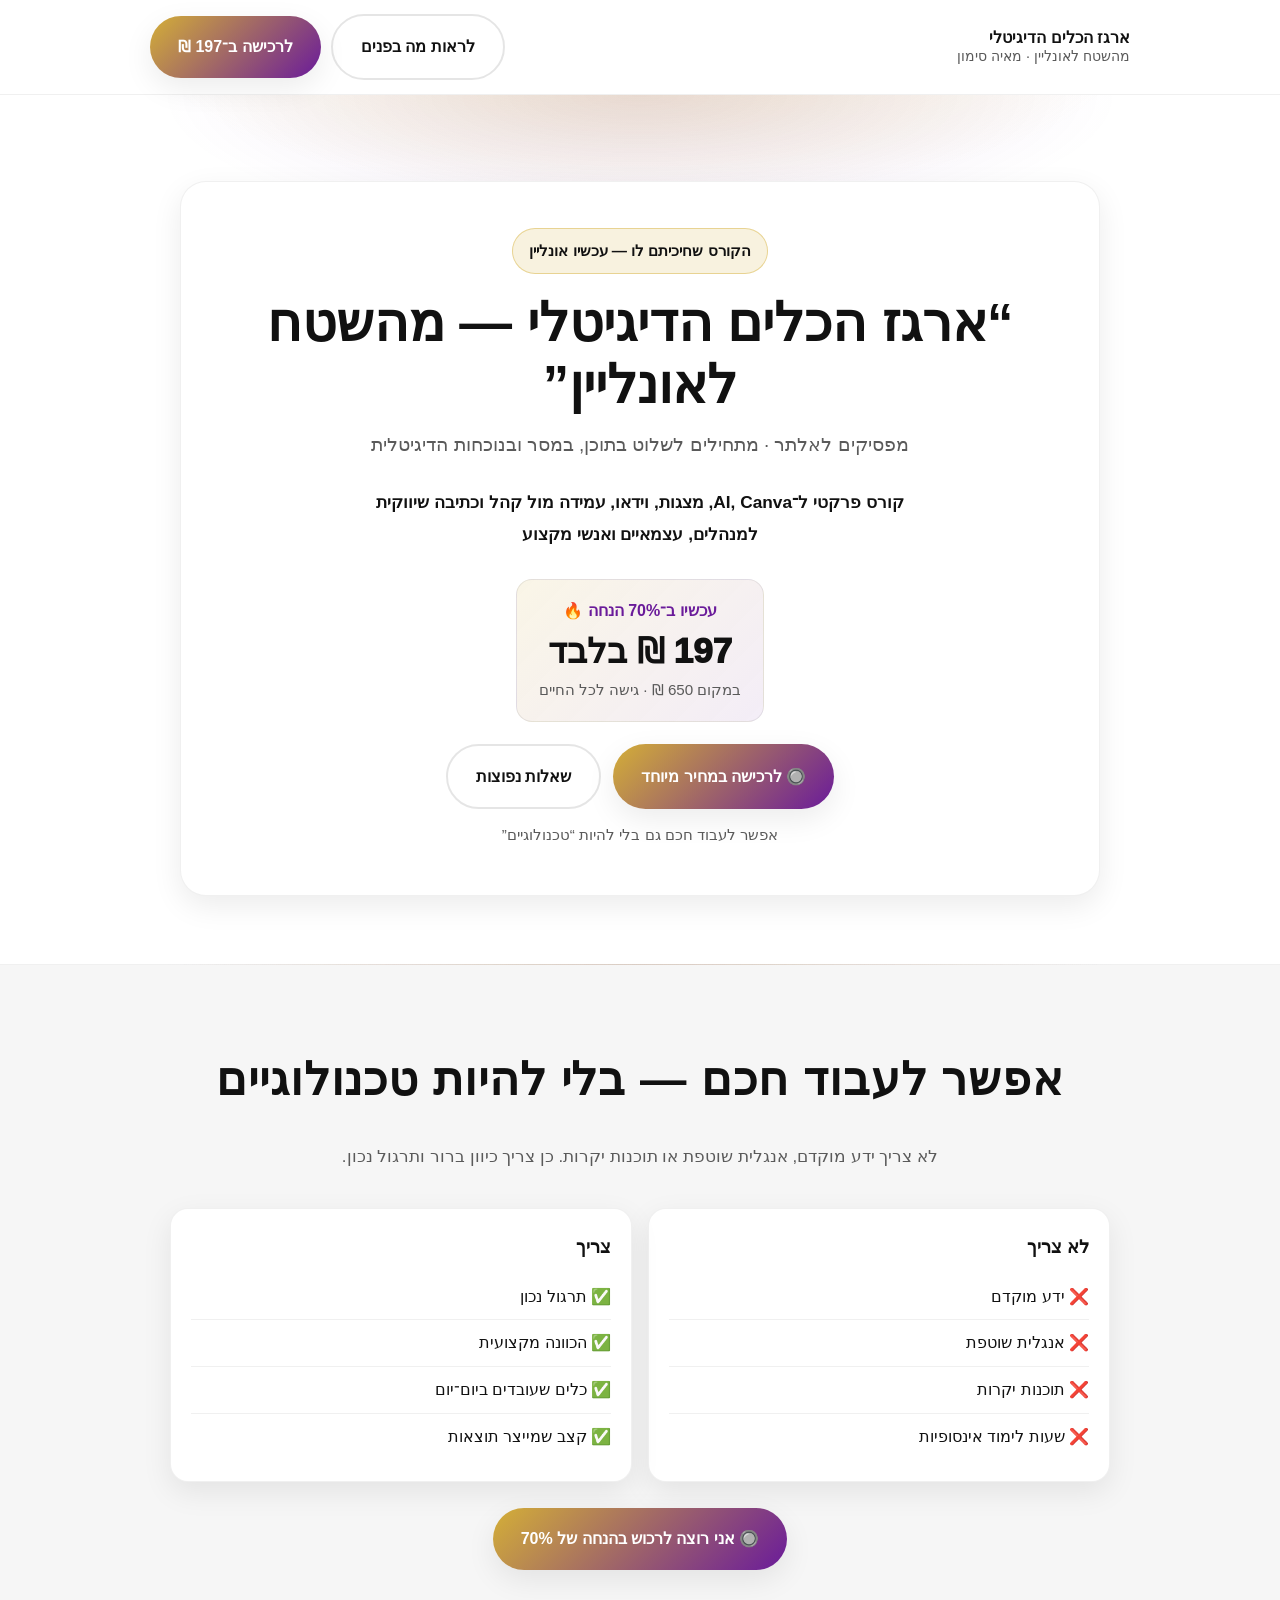
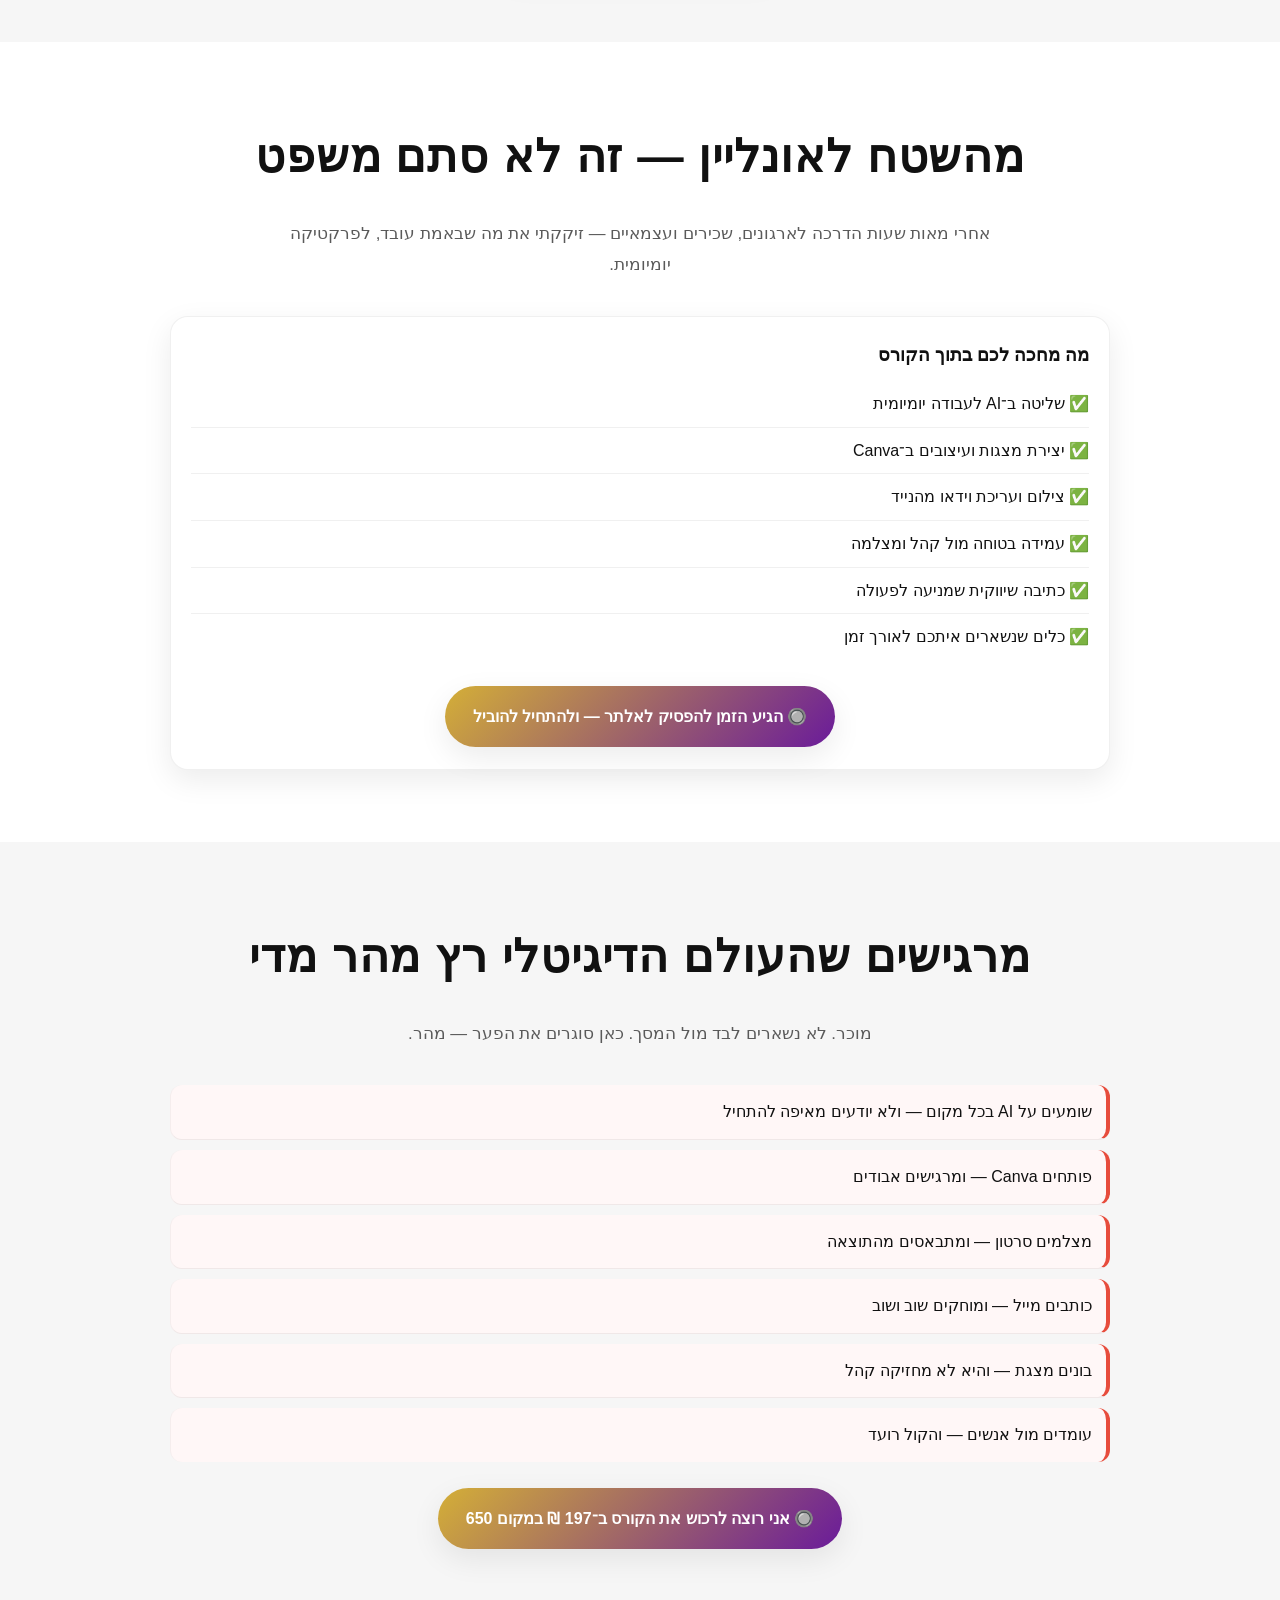
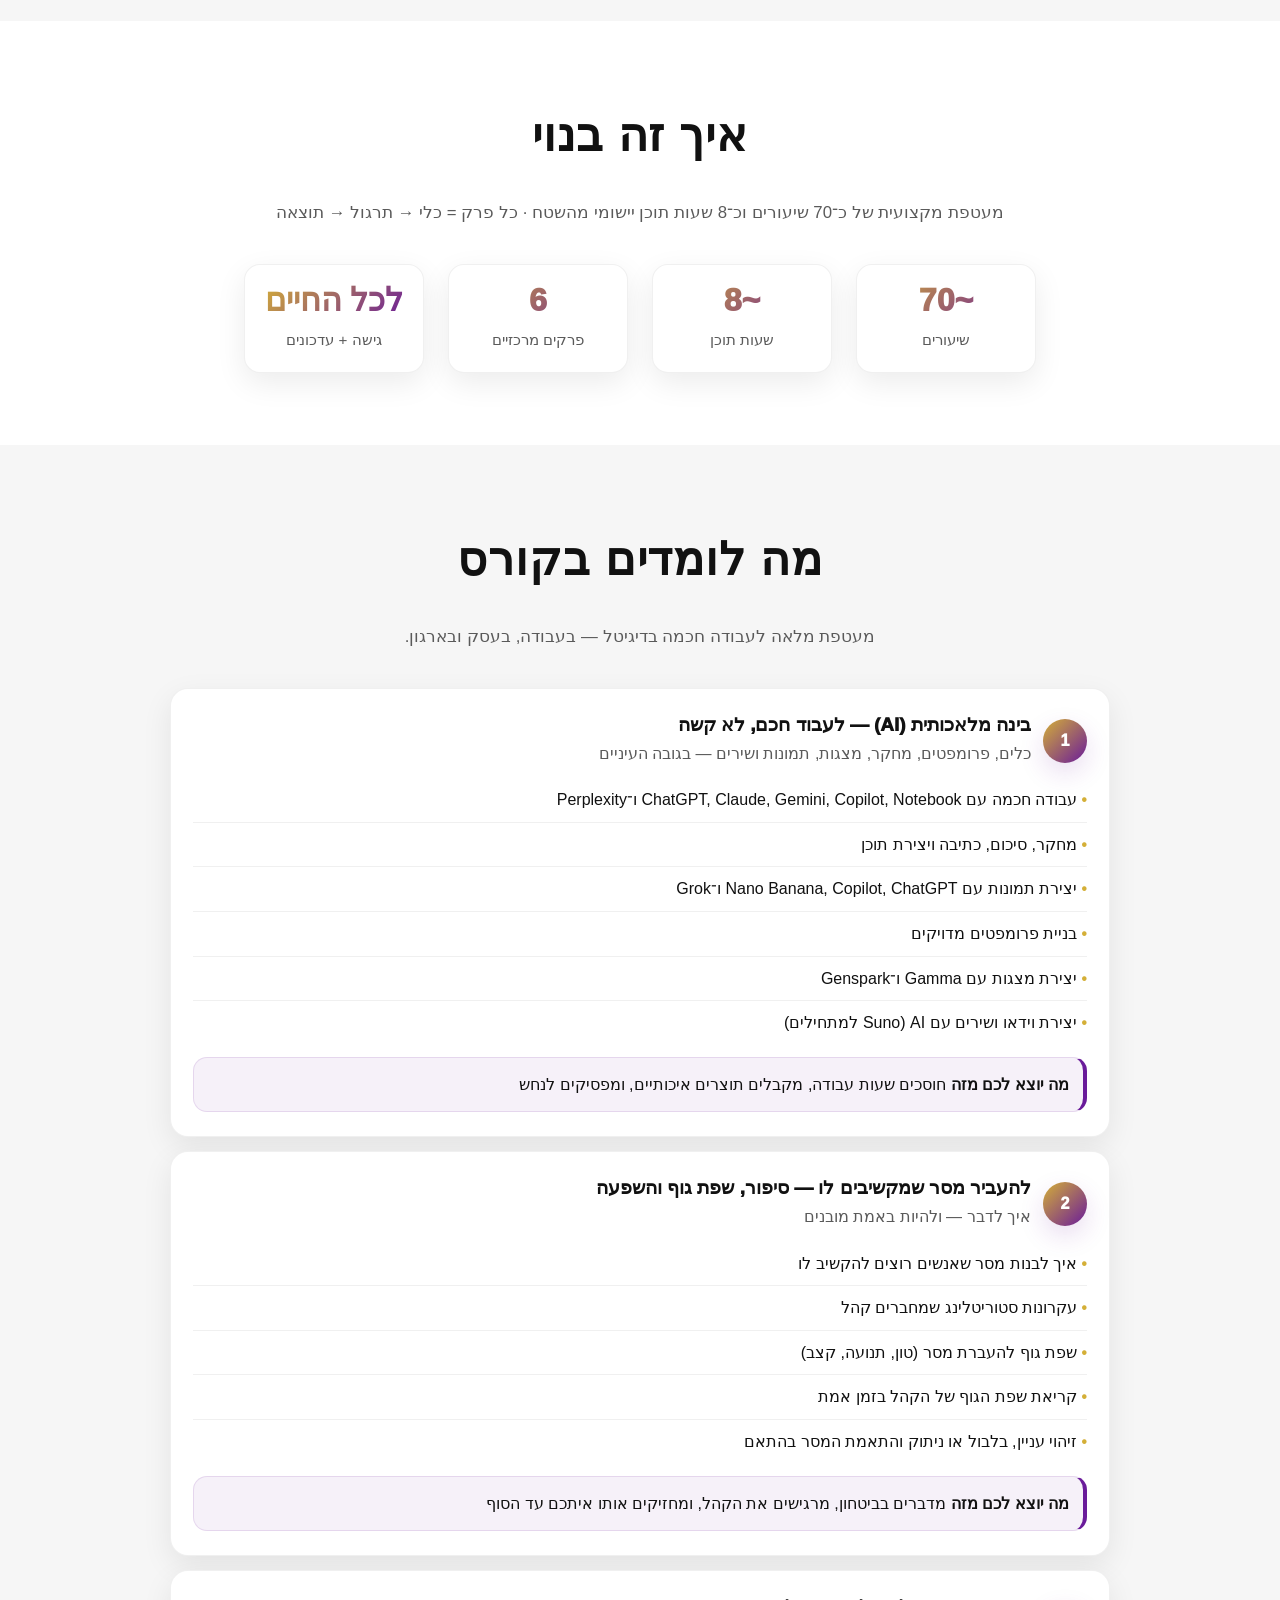
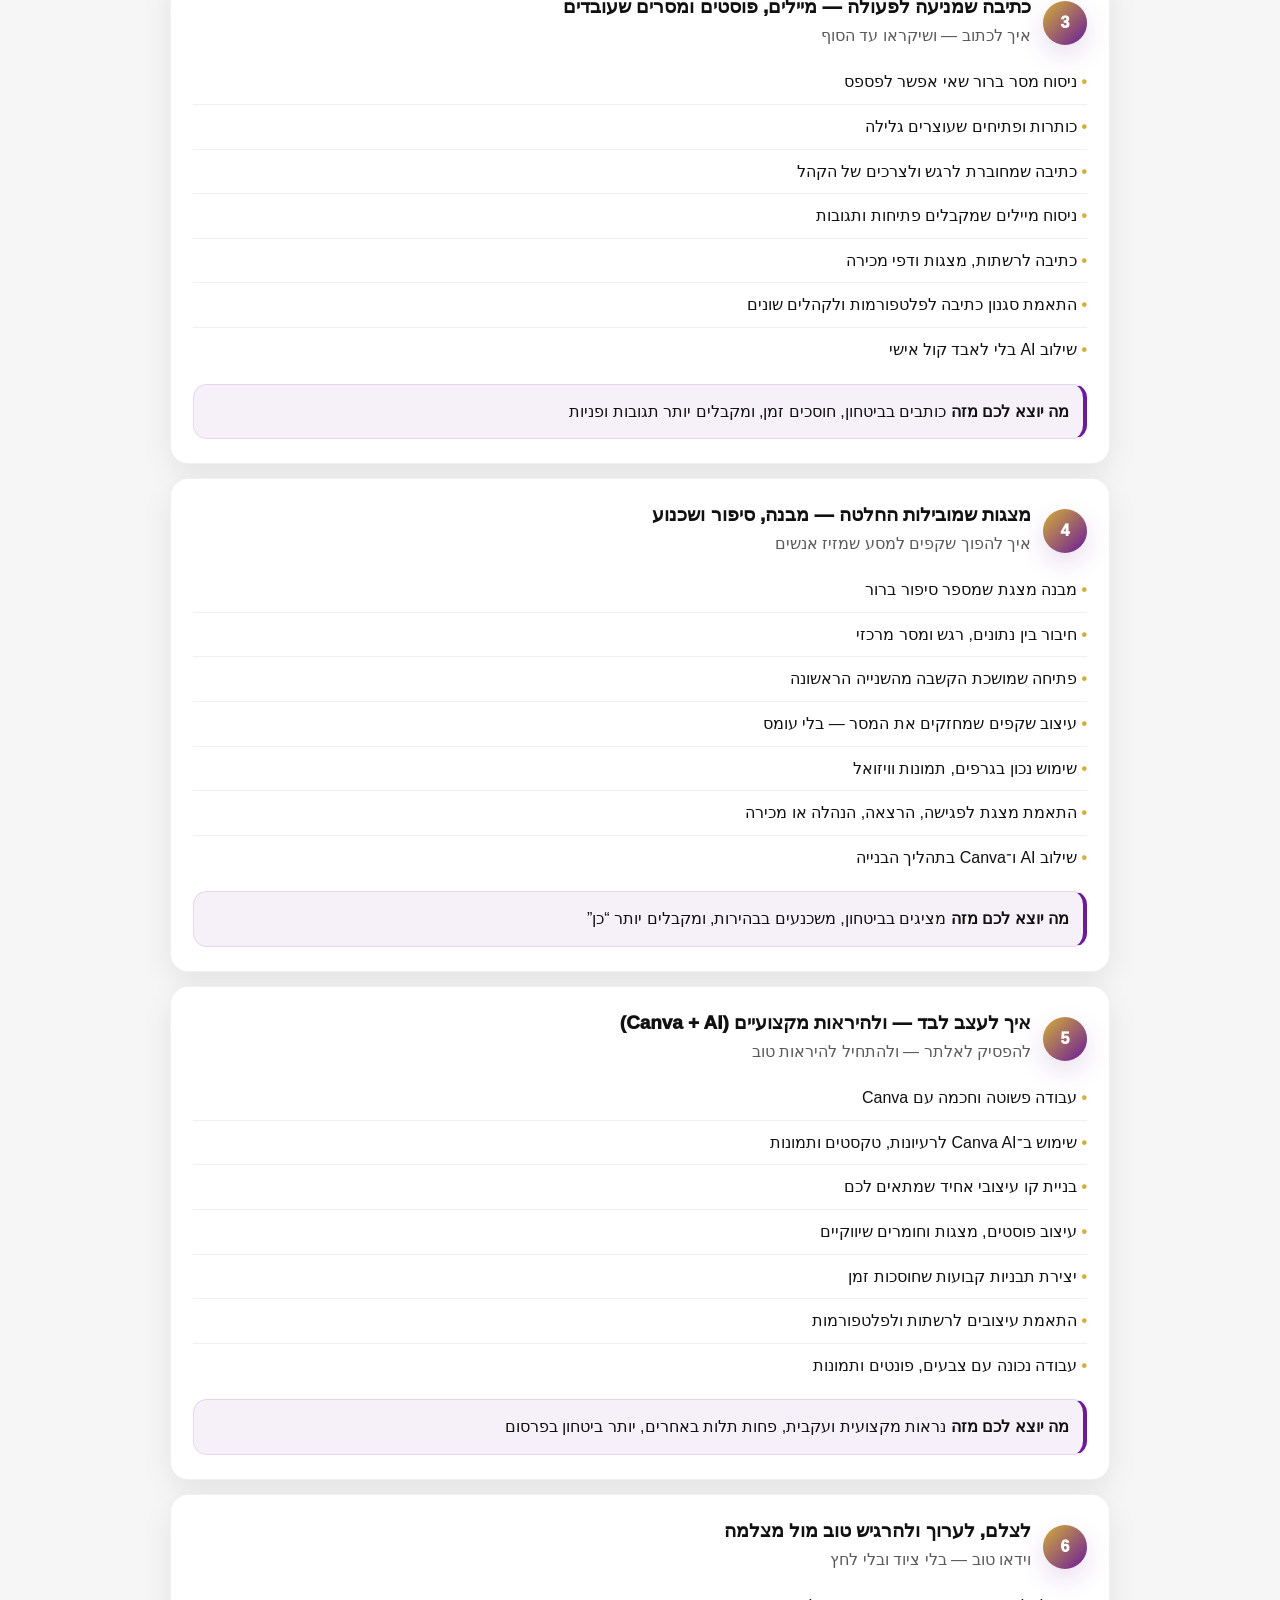
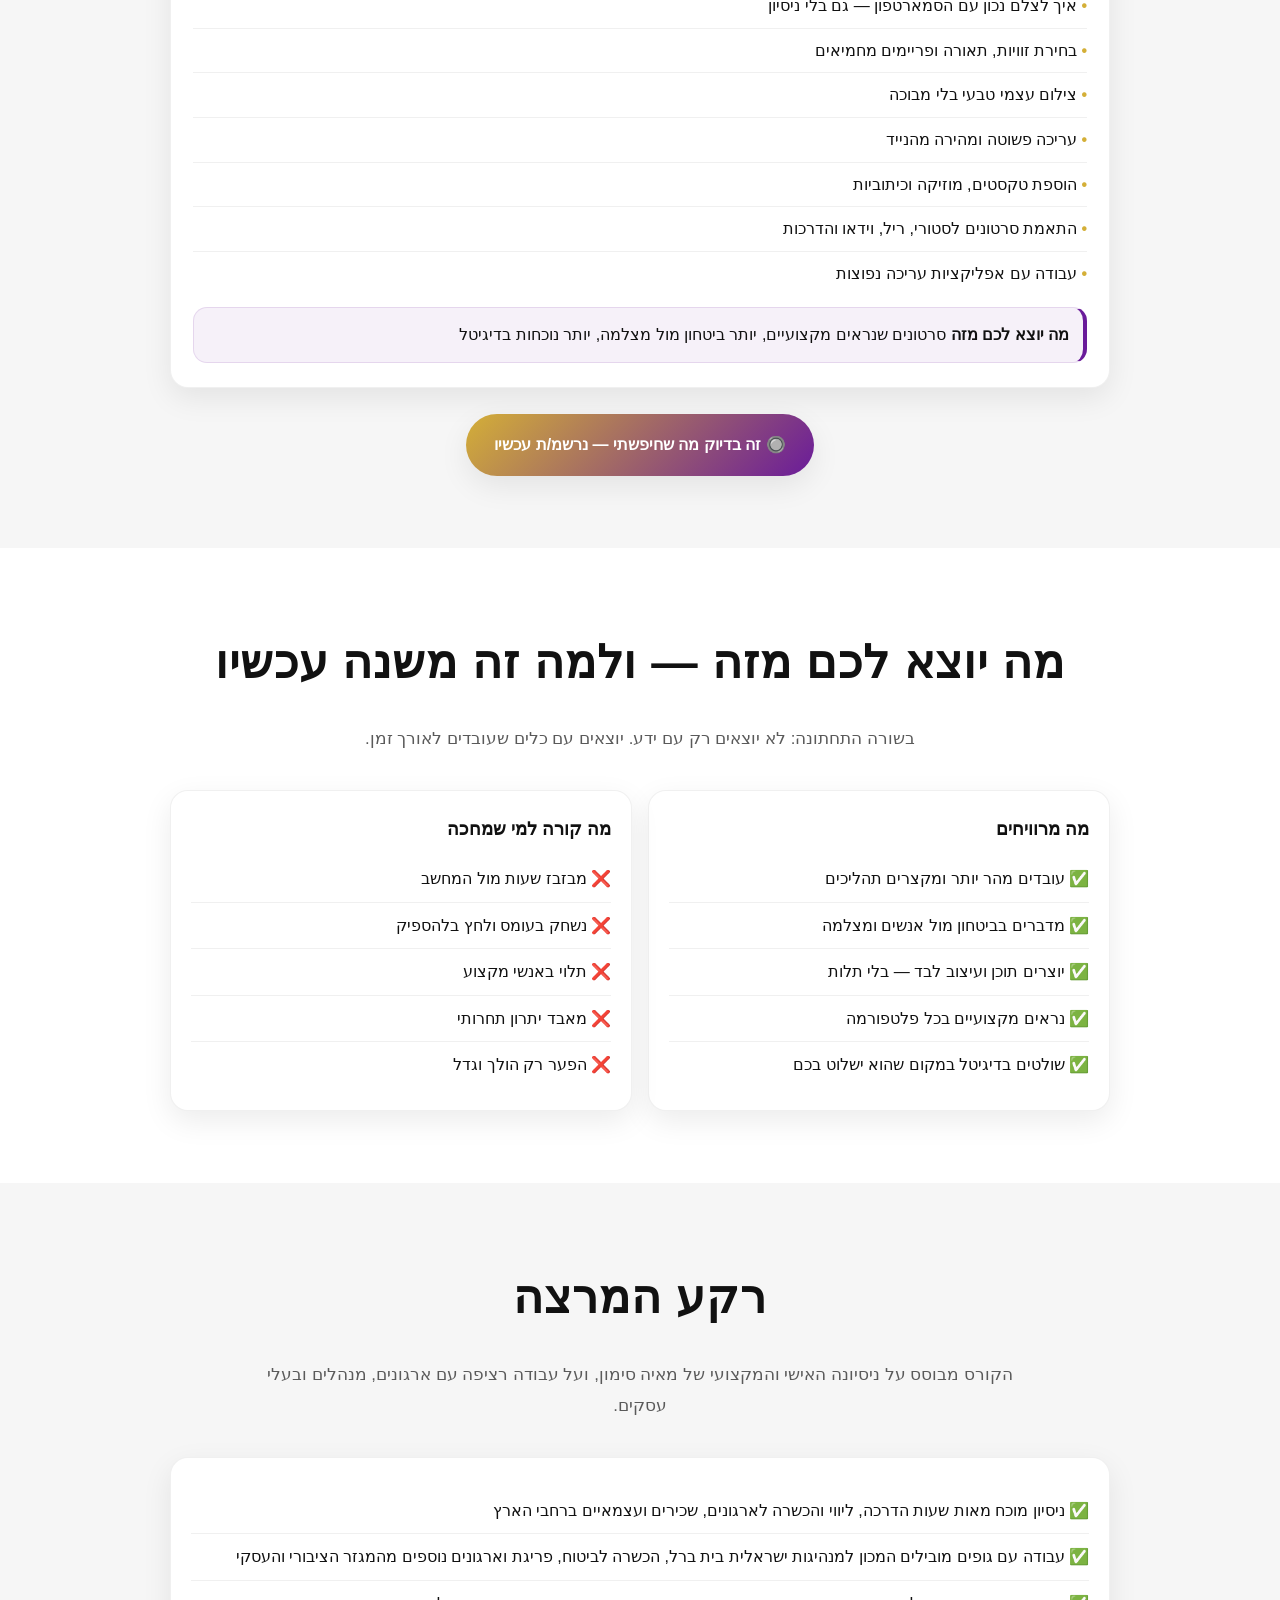
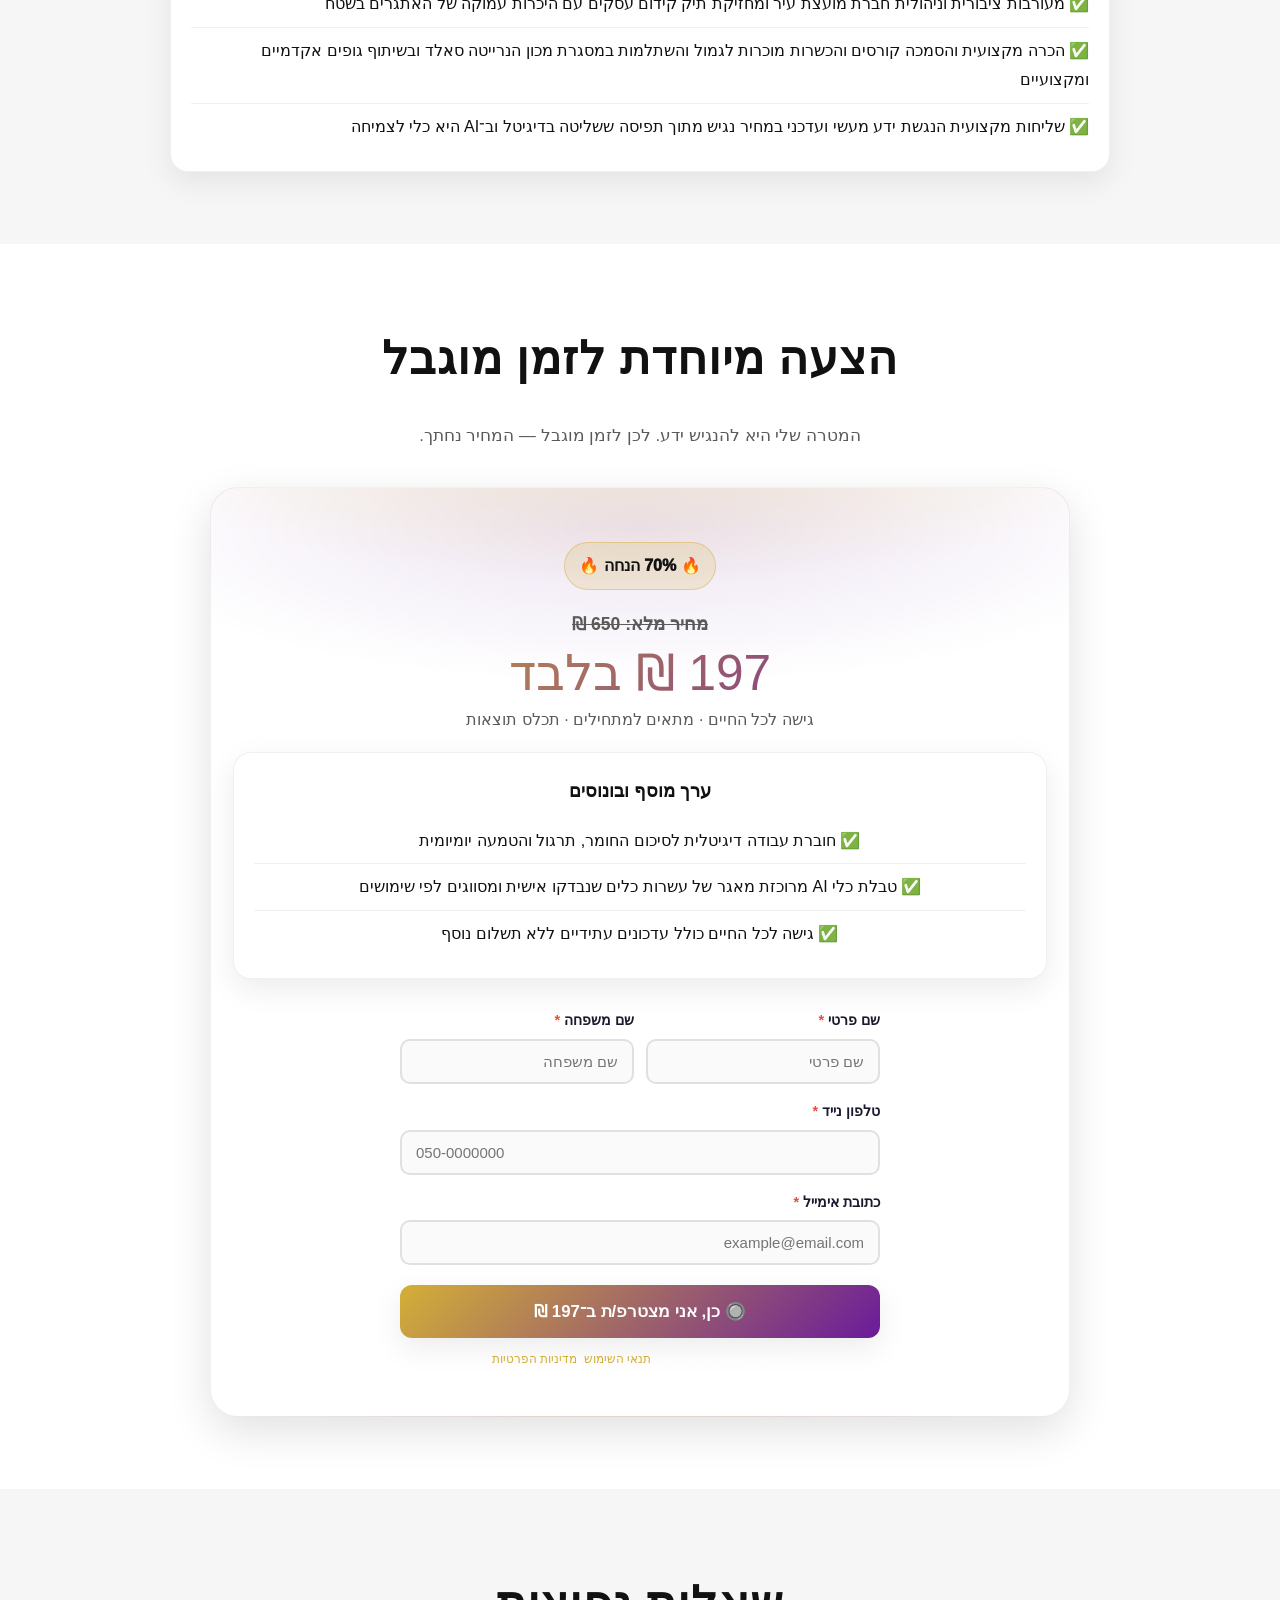
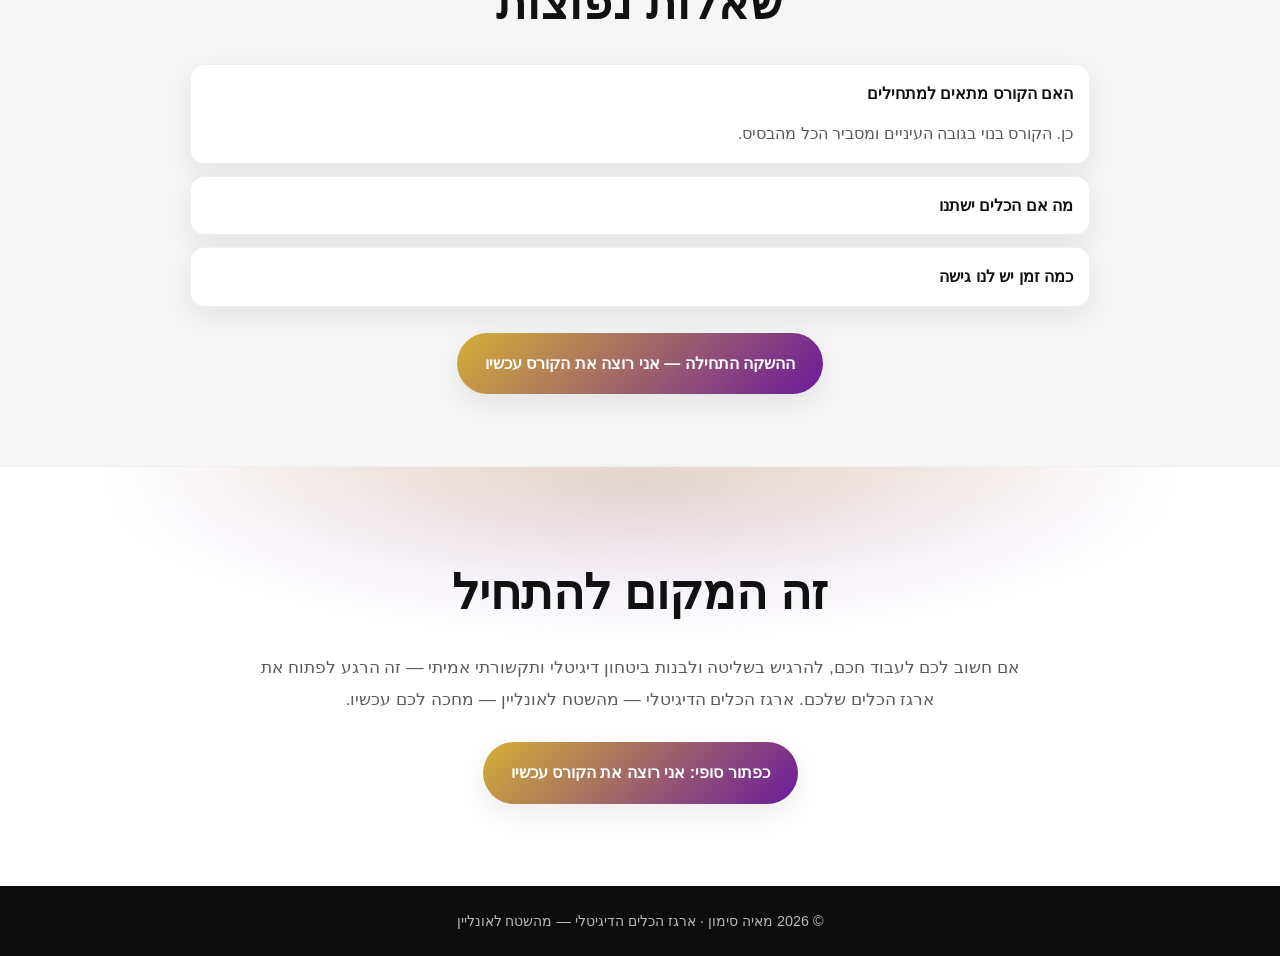
<file: index.html>
<!doctype html>
<html lang="he" dir="rtl">
<head>
  <meta charset="utf-8" />
  <title>ארגז הכלים הדיגיטלי — מהשטח לאונליין | מאיה סימון</title>
  <meta name="viewport" content="width=device-width, initial-scale=1" />

  <style>
    :root{
      --bg:#ffffff;
      --text:#111111;
      --muted:#5a5a5a;
      --soft:#f6f6f6;

      --gold:#d4af37;
      --gold-2:#c8a23a;

      --purple:#6a1b9a;
      --purple-2:#7b2cbf;

      --card:#ffffff;
      --border:#e9e2d6;

      --shadow: 0 10px 30px rgba(0,0,0,.08);
      --shadow-strong: 0 14px 44px rgba(0,0,0,.12);
      --radius: 18px;
    }

    *, *::before, *::after { box-sizing: border-box; margin: 0; padding: 0; }
    body{
      font-family: 'Segoe UI', Arial, sans-serif;
      background: var(--bg);
      color: var(--text);
      direction: rtl;
      line-height: 1.85;
    }
    a{ color: inherit; text-decoration: none; }

    .container{ max-width: 980px; margin: 0 auto; padding: 0 20px; }
    .section{ padding: 72px 0; }
    .section.alt{ background: var(--soft); }
    .divider{ border: none; border-top: 1px solid var(--border); margin: 48px 0; }

    .section-title{
      font-size: clamp(2.0rem, 4vw, 2.9rem);
      font-weight: 900;
      letter-spacing: .02em;
      text-align: center;
      margin-bottom: 18px;
    }
    .section-subtitle{
      text-align:center;
      color: var(--muted);
      font-size: 1.05rem;
      max-width: 760px;
      margin: 0 auto 36px;
    }

    /* Nav */
    .nav{
      position: sticky;
      top: 0;
      z-index: 50;
      background: rgba(255,255,255,.75);
      backdrop-filter: blur(10px);
      border-bottom: 1px solid rgba(0,0,0,.06);
    }
    .nav-inner{
      display:flex;
      align-items:center;
      justify-content:space-between;
      gap: 16px;
      padding: 14px 0;
    }
    .brand{
      display:flex;
      flex-direction:column;
      line-height:1.15;
    }
    .brand strong{ font-weight: 900; }
    .brand span{ font-size:.9rem; color: var(--muted); }
    .nav-cta{
      display:flex;
      gap: 10px;
      align-items:center;
    }

    /* Buttons */
    .btn{
      display:inline-flex;
      align-items:center;
      justify-content:center;
      gap:10px;
      font-weight: 900;
      border-radius: 999px;
      padding: 16px 28px;
      border: none;
      cursor:pointer;
      transition: transform .15s ease, box-shadow .15s ease, opacity .15s ease;
      box-shadow: var(--shadow);
      white-space: nowrap;
    }
    .btn-primary{
      background: linear-gradient(135deg, var(--gold), var(--purple));
      color: #fff;
    }
    .btn-primary:hover{ transform: translateY(-2px); box-shadow: var(--shadow-strong); }
    .btn-ghost{
      background: transparent;
      border: 2px solid rgba(0,0,0,.10);
      color: var(--text);
      box-shadow: none;
    }
    .btn-ghost:hover{ opacity: .9; transform: translateY(-1px); }

    .btn-center{ text-align:center; margin-top: 26px; }

    /* Hero */
    .hero{
      padding: 86px 0 68px;
      background:
        radial-gradient(800px 240px at 50% -40px, rgba(212,175,55,.25), transparent 60%),
        radial-gradient(800px 240px at 50% 0px, rgba(106,27,154,.12), transparent 60%);
      border-bottom: 1px solid rgba(0,0,0,.06);
    }
    .hero-card{
      max-width: 920px;
      margin: 0 auto;
      background: var(--card);
      border: 1px solid rgba(0,0,0,.06);
      border-radius: calc(var(--radius) + 8px);
      box-shadow: var(--shadow);
      padding: 46px 26px;
      text-align:center;
    }
    .eyebrow{
      display:inline-block;
      padding: 8px 16px;
      border-radius: 999px;
      font-weight: 900;
      font-size: .95rem;
      background: rgba(212,175,55,.16);
      border: 1px solid rgba(212,175,55,.45);
      color: var(--text);
      margin-bottom: 18px;
    }
    .hero h1{
      font-size: clamp(2.1rem, 4.6vw, 3.3rem);
      font-weight: 900;
      line-height: 1.18;
      margin-bottom: 12px;
    }
    .hero .hero-line{
      font-size: 1.18rem;
      color: var(--muted);
      margin-bottom: 24px;
    }
    .hero .hero-promise{
      font-size: 1.08rem;
      font-weight: 700;
      margin-bottom: 14px;
    }
    .price-badge{
      display:inline-block;
      margin-top: 14px;
      padding: 16px 22px;
      border-radius: 16px;
      border: 1px solid rgba(0,0,0,.08);
      background: linear-gradient(135deg, rgba(212,175,55,.12), rgba(106,27,154,.08));
    }
    .price-badge .top{
      font-weight: 900;
      color: var(--purple);
      margin-bottom: 6px;
    }
    .price-badge .price{
      font-size: 2.2rem;
      font-weight: 1000;
      line-height: 1.1;
      color: var(--text);
    }
    .price-badge .sub{
      font-size: .95rem;
      color: var(--muted);
      margin-top: 6px;
    }

    .hero-actions{
      display:flex;
      justify-content:center;
      gap: 12px;
      flex-wrap: wrap;
      margin-top: 22px;
    }

    .mini-note{
      margin-top: 12px;
      font-size: .95rem;
      color: var(--muted);
    }

    /* Cards / grids */
    .grid-2{
      display:grid;
      grid-template-columns: 1fr 1fr;
      gap: 16px;
      margin-top: 22px;
    }
    @media (max-width: 760px){
      .grid-2{ grid-template-columns: 1fr; }
      .hero-card{ padding: 34px 18px; }
    }

    .card{
      background: var(--card);
      border: 1px solid rgba(0,0,0,.06);
      border-radius: var(--radius);
      box-shadow: var(--shadow);
      padding: 22px 20px;
    }
    .card h3{
      font-size: 1.1rem;
      font-weight: 900;
      margin-bottom: 10px;
    }
    .list{
      list-style:none;
      margin-top: 8px;
    }
    .list li{
      padding: 8px 0;
      border-bottom: 1px solid rgba(0,0,0,.06);
      color: var(--text);
      font-size: 1rem;
    }
    .list li:last-child{ border-bottom:none; }
    .x::before{ content:"❌ "; }
    .v::before{ content:"✅ "; }

    /* Pain points */
    .pain li{
      background: #fff7f7;
      border-right: 4px solid #e74c3c;
      padding: 12px 14px;
      border-radius: 12px;
      margin-bottom: 10px;
      border-left: 1px solid rgba(0,0,0,.04);
    }

    /* Stats */
    .stats{
      display:flex;
      justify-content:center;
      gap: 24px;
      flex-wrap: wrap;
      margin-top: 22px;
    }
    .stat{
      min-width: 180px;
      text-align:center;
      padding: 18px 16px;
      border-radius: 16px;
      border: 1px solid rgba(0,0,0,.06);
      background: #fff;
      box-shadow: var(--shadow);
    }
    .stat strong{
      display:block;
      font-size: 2rem;
      font-weight: 1000;
      background: linear-gradient(135deg, var(--gold), var(--purple));
      -webkit-background-clip: text;
      background-clip: text;
      color: transparent;
      line-height: 1.1;
      margin-bottom: 6px;
    }
    .stat span{ color: var(--muted); font-size: .95rem; }

    /* Modules */
    .module{
      background: var(--card);
      border: 1px solid rgba(0,0,0,.06);
      border-radius: var(--radius);
      box-shadow: var(--shadow);
      padding: 24px 22px;
      margin-bottom: 14px;
    }
    .module-top{
      display:flex;
      align-items:center;
      gap: 12px;
      margin-bottom: 10px;
    }
    .badge-num{
      width: 44px;
      height: 44px;
      border-radius: 999px;
      display:flex;
      align-items:center;
      justify-content:center;
      font-weight: 1000;
      color: #fff;
      background: linear-gradient(135deg, var(--gold), var(--purple));
      box-shadow: 0 10px 26px rgba(106,27,154,.15);
      flex-shrink: 0;
    }
    .module h4{
      font-size: 1.18rem;
      font-weight: 1000;
      line-height: 1.25;
    }
    .module p{ color: var(--muted); margin-top: 2px; }
    .bullets{
      list-style:none;
      margin-top: 10px;
      margin-bottom: 10px;
    }
    .bullets li{
      padding: 7px 0;
      border-bottom: 1px solid rgba(0,0,0,.06);
    }
    .bullets li:last-child{ border-bottom:none; }
    .bullets li::before{
      content:"• ";
      color: var(--gold);
      font-weight: 900;
    }
    .outbox{
      margin-top: 12px;
      background: rgba(106,27,154,.06);
      border: 1px solid rgba(106,27,154,.12);
      border-right: 4px solid var(--purple);
      border-radius: 14px;
      padding: 12px 14px;
      color: var(--text);
    }
    .outbox strong{ font-weight: 1000; }

    /* Pricing */
    .pricing{
      text-align:center;
      padding: 44px 22px;
      border-radius: calc(var(--radius) + 10px);
      border: 1px solid rgba(0,0,0,.06);
      background:
        radial-gradient(900px 260px at 50% -60px, rgba(212,175,55,.22), transparent 60%),
        radial-gradient(900px 260px at 50% 40px, rgba(106,27,154,.12), transparent 60%),
        #fff;
      box-shadow: var(--shadow-strong);
      max-width: 860px;
      margin: 0 auto;
    }
    .price-old{
      color: var(--muted);
      text-decoration: line-through;
      font-weight: 800;
      font-size: 1.1rem;
    }
    .price-new{
      font-size: 3.1rem;
      font-weight: 1100;
      line-height: 1.05;
      margin-top: 6px;
      background: linear-gradient(135deg, var(--gold), var(--purple));
      -webkit-background-clip: text;
      background-clip: text;
      color: transparent;
    }
    .price-note{
      color: var(--muted);
      margin-top: 6px;
      margin-bottom: 16px;
    }
    .pill{
      display:inline-block;
      padding: 8px 14px;
      border-radius: 999px;
      background: rgba(212,175,55,.18);
      border: 1px solid rgba(212,175,55,.45);
      font-weight: 1000;
      margin: 10px 0 18px;
    }

    /* FAQ */
    .faq{
      max-width: 900px;
      margin: 0 auto;
    }
    details{
      border: 1px solid rgba(0,0,0,.06);
      border-radius: 14px;
      padding: 14px 16px;
      background: #fff;
      box-shadow: var(--shadow);
      margin-bottom: 12px;
    }
    summary{
      cursor:pointer;
      font-weight: 1000;
      list-style:none;
    }
    summary::-webkit-details-marker{ display:none; }
    details p{ color: var(--muted); margin-top: 10px; }

    /* Final CTA */
    .final{
      text-align:center;
      padding: 82px 0;
      background:
        radial-gradient(900px 260px at 50% -40px, rgba(212,175,55,.25), transparent 60%),
        radial-gradient(900px 260px at 50% 20px, rgba(106,27,154,.16), transparent 60%),
        #fff;
      border-top: 1px solid rgba(0,0,0,.06);
    }
    .final h2{
      font-size: clamp(2rem, 4vw, 3rem);
      font-weight: 1100;
      margin-bottom: 14px;
    }
    .final p{
      color: var(--muted);
      max-width: 780px;
      margin: 0 auto 22px;
      font-size: 1.08rem;
    }

    footer{
      background: #0d0d0d;
      color: rgba(255,255,255,.7);
      text-align:center;
      padding: 22px 16px;
      font-size: .9rem;
    }
  </style>
</head>

<body>

  <!-- NAV -->
  <div class="nav">
    <div class="container nav-inner">
      <div class="brand">
        <strong>ארגז הכלים הדיגיטלי</strong>
        <span>מהשטח לאונליין · מאיה סימון</span>
      </div>
      <div class="nav-cta">
        <a class="btn btn-ghost" href="#content">לראות מה בפנים</a>
        <a class="btn btn-primary" href="register.html?course=digital-toolbox">לרכישה ב־197 ₪</a>
      </div>
    </div>
  </div>

  <!-- HERO -->
  <header class="hero" id="top">
    <div class="container">
      <div class="hero-card">
        <div class="eyebrow">הקורס שחיכיתם לו — עכשיו אונליין</div>

        <h1>“ארגז הכלים הדיגיטלי — מהשטח לאונליין”</h1>
        <div class="hero-line">מפסיקים לאלתר · מתחילים לשלוט בתוכן, במסר ובנוכחות הדיגיטלית</div>

        <div class="hero-promise">
          קורס פרקטי ל־AI, Canva, מצגות, וידאו, עמידה מול קהל וכתיבה שיווקית
          <br/>למנהלים, עצמאיים ואנשי מקצוע
        </div>

        <div class="price-badge">
          <div class="top">עכשיו ב־70% הנחה 🔥</div>
          <div class="price">197 ₪ בלבד</div>
          <div class="sub">במקום 650 ₪ · גישה לכל החיים</div>
        </div>

        <div class="hero-actions">
          <a class="btn btn-primary" href="register.html?course=digital-toolbox">🔘 לרכישה במחיר מיוחד</a>
          <a class="btn btn-ghost" href="#faq">שאלות נפוצות</a>
        </div>

        <div class="mini-note">
          אפשר לעבוד חכם גם בלי להיות “טכנולוגיים”
        </div>
      </div>
    </div>
  </header>

  <!-- No need / Need -->
  <section class="section alt" id="content">
    <div class="container">
      <h2 class="section-title">אפשר לעבוד חכם — בלי להיות טכנולוגיים</h2>
      <p class="section-subtitle">לא צריך ידע מוקדם, אנגלית שוטפת או תוכנות יקרות. כן צריך כיוון ברור ותרגול נכון.</p>

      <div class="grid-2">
        <div class="card">
          <h3>לא צריך</h3>
          <ul class="list">
            <li class="x">ידע מוקדם</li>
            <li class="x">אנגלית שוטפת</li>
            <li class="x">תוכנות יקרות</li>
            <li class="x">שעות לימוד אינסופיות</li>
          </ul>
        </div>

        <div class="card">
          <h3>צריך</h3>
          <ul class="list">
            <li class="v">תרגול נכון</li>
            <li class="v">הכוונה מקצועית</li>
            <li class="v">כלים שעובדים ביום־יום</li>
            <li class="v">קצב שמייצר תוצאות</li>
          </ul>
        </div>
      </div>

      <div class="btn-center">
        <a class="btn btn-primary" href="register.html?course=digital-toolbox">🔘 אני רוצה לרכוש בהנחה של 70%</a>
      </div>
    </div>
  </section>

  <!-- Why me -->
  <section class="section">
    <div class="container">
      <h2 class="section-title">מהשטח לאונליין — זה לא סתם משפט</h2>
      <p class="section-subtitle">
        אחרי מאות שעות הדרכה לארגונים, שכירים ועצמאיים — זיקקתי את מה שבאמת עובד, לפרקטיקה יומיומית.
      </p>

      <div class="card">
        <h3>מה מחכה לכם בתוך הקורס</h3>
        <ul class="list">
          <li class="v">שליטה ב־AI לעבודה יומיומית</li>
          <li class="v">יצירת מצגות ועיצובים ב־Canva</li>
          <li class="v">צילום ועריכת וידאו מהנייד</li>
          <li class="v">עמידה בטוחה מול קהל ומצלמה</li>
          <li class="v">כתיבה שיווקית שמניעה לפעולה</li>
          <li class="v">כלים שנשארים איתכם לאורך זמן</li>
        </ul>

        <div class="btn-center">
          <a class="btn btn-primary" href="register.html?course=digital-toolbox">🔘 הגיע הזמן להפסיק לאלתר — ולהתחיל להוביל</a>
        </div>
      </div>
    </div>
  </section>

  <!-- Pain points -->
  <section class="section alt">
    <div class="container">
      <h2 class="section-title">מרגישים שהעולם הדיגיטלי רץ מהר מדי</h2>
      <p class="section-subtitle">מוכר. לא נשארים לבד מול המסך. כאן סוגרים את הפער — מהר.</p>

      <ul class="list pain">
        <li>שומעים על AI בכל מקום — ולא יודעים מאיפה להתחיל</li>
        <li>פותחים Canva — ומרגישים אבודים</li>
        <li>מצלמים סרטון — ומתבאסים מהתוצאה</li>
        <li>כותבים מייל — ומוחקים שוב ושוב</li>
        <li>בונים מצגת — והיא לא מחזיקה קהל</li>
        <li>עומדים מול אנשים — והקול רועד</li>
      </ul>

      <div class="btn-center">
        <a class="btn btn-primary" href="register.html?course=digital-toolbox">🔘 אני רוצה לרכוש את הקורס ב־197 ₪ במקום 650</a>
      </div>
    </div>
  </section>

  <!-- Stats -->
  <section class="section">
    <div class="container">
      <h2 class="section-title">איך זה בנוי</h2>
      <p class="section-subtitle">
        מעטפת מקצועית של כ־70 שיעורים וכ־8 שעות תוכן יישומי מהשטח · כל פרק = כלי → תרגול → תוצאה
      </p>

      <div class="stats">
        <div class="stat"><strong>~70</strong><span>שיעורים</span></div>
        <div class="stat"><strong>~8</strong><span>שעות תוכן</span></div>
        <div class="stat"><strong>6</strong><span>פרקים מרכזיים</span></div>
        <div class="stat"><strong>לכל החיים</strong><span>גישה + עדכונים</span></div>
      </div>
    </div>
  </section>

  <!-- Modules -->
  <section class="section alt">
    <div class="container">
      <h2 class="section-title">מה לומדים בקורס</h2>
      <p class="section-subtitle">
        מעטפת מלאה לעבודה חכמה בדיגיטל — בעבודה, בעסק ובארגון.
      </p>

      <!-- Module 1 -->
      <div class="module">
        <div class="module-top">
          <div class="badge-num">1</div>
          <div>
            <h4>בינה מלאכותית (AI) — לעבוד חכם, לא קשה</h4>
            <p>כלים, פרומפטים, מחקר, מצגות, תמונות ושירים — בגובה העיניים</p>
          </div>
        </div>
        <ul class="bullets">
          <li>עבודה חכמה עם ChatGPT, Claude, Gemini, Copilot, Notebook ו־Perplexity</li>
          <li>מחקר, סיכום, כתיבה ויצירת תוכן</li>
          <li>יצירת תמונות עם Nano Banana, Copilot, ChatGPT ו־Grok</li>
          <li>בניית פרומפטים מדויקים</li>
          <li>יצירת מצגות עם Gamma ו־Genspark</li>
          <li>יצירת וידאו ושירים עם AI (Suno למתחילים)</li>
        </ul>
        <div class="outbox"><strong>מה יוצא לכם מזה</strong> חוסכים שעות עבודה, מקבלים תוצרים איכותיים, ומפסיקים לנחש</div>
      </div>

      <!-- Module 2 -->
      <div class="module">
        <div class="module-top">
          <div class="badge-num">2</div>
          <div>
            <h4>להעביר מסר שמקשיבים לו — סיפור, שפת גוף והשפעה</h4>
            <p>איך לדבר — ולהיות באמת מובנים</p>
          </div>
        </div>
        <ul class="bullets">
          <li>איך לבנות מסר שאנשים רוצים להקשיב לו</li>
          <li>עקרונות סטוריטלינג שמחברים קהל</li>
          <li>שפת גוף להעברת מסר (טון, תנועה, קצב)</li>
          <li>קריאת שפת הגוף של הקהל בזמן אמת</li>
          <li>זיהוי עניין, בלבול או ניתוק והתאמת המסר בהתאם</li>
        </ul>
        <div class="outbox"><strong>מה יוצא לכם מזה</strong> מדברים בביטחון, מרגישים את הקהל, ומחזיקים אותו איתכם עד הסוף</div>
      </div>

      <!-- Module 3 -->
      <div class="module">
        <div class="module-top">
          <div class="badge-num">3</div>
          <div>
            <h4>כתיבה שמניעה לפעולה — מיילים, פוסטים ומסרים שעובדים</h4>
            <p>איך לכתוב — ושיקראו עד הסוף</p>
          </div>
        </div>
        <ul class="bullets">
          <li>ניסוח מסר ברור שאי אפשר לפספס</li>
          <li>כותרות ופתיחים שעוצרים גלילה</li>
          <li>כתיבה שמחוברת לרגש ולצרכים של הקהל</li>
          <li>ניסוח מיילים שמקבלים פתיחות ותגובות</li>
          <li>כתיבה לרשתות, מצגות ודפי מכירה</li>
          <li>התאמת סגנון כתיבה לפלטפורמות ולקהלים שונים</li>
          <li>שילוב AI בלי לאבד קול אישי</li>
        </ul>
        <div class="outbox"><strong>מה יוצא לכם מזה</strong> כותבים בביטחון, חוסכים זמן, ומקבלים יותר תגובות ופניות</div>
      </div>

      <!-- Module 4 -->
      <div class="module">
        <div class="module-top">
          <div class="badge-num">4</div>
          <div>
            <h4>מצגות שמובילות החלטה — מבנה, סיפור ושכנוע</h4>
            <p>איך להפוך שקפים למסע שמזיז אנשים</p>
          </div>
        </div>
        <ul class="bullets">
          <li>מבנה מצגת שמספר סיפור ברור</li>
          <li>חיבור בין נתונים, רגש ומסר מרכזי</li>
          <li>פתיחה שמושכת הקשבה מהשנייה הראשונה</li>
          <li>עיצוב שקפים שמחזקים את המסר — בלי עומס</li>
          <li>שימוש נכון בגרפים, תמונות וויזואל</li>
          <li>התאמת מצגת לפגישה, הרצאה, הנהלה או מכירה</li>
          <li>שילוב AI ו־Canva בתהליך הבנייה</li>
        </ul>
        <div class="outbox"><strong>מה יוצא לכם מזה</strong> מציגים בביטחון, משכנעים בבהירות, ומקבלים יותר “כן”</div>
      </div>

      <!-- Module 5 -->
      <div class="module">
        <div class="module-top">
          <div class="badge-num">5</div>
          <div>
            <h4>איך לעצב לבד — ולהיראות מקצועיים (Canva + AI)</h4>
            <p>להפסיק לאלתר — ולהתחיל להיראות טוב</p>
          </div>
        </div>
        <ul class="bullets">
          <li>עבודה פשוטה וחכמה עם Canva</li>
          <li>שימוש ב־Canva AI לרעיונות, טקסטים ותמונות</li>
          <li>בניית קו עיצובי אחיד שמתאים לכם</li>
          <li>עיצוב פוסטים, מצגות וחומרים שיווקיים</li>
          <li>יצירת תבניות קבועות שחוסכות זמן</li>
          <li>התאמת עיצובים לרשתות ולפלטפורמות</li>
          <li>עבודה נכונה עם צבעים, פונטים ותמונות</li>
        </ul>
        <div class="outbox"><strong>מה יוצא לכם מזה</strong> נראות מקצועית ועקבית, פחות תלות באחרים, יותר ביטחון בפרסום</div>
      </div>

      <!-- Module 6 -->
      <div class="module">
        <div class="module-top">
          <div class="badge-num">6</div>
          <div>
            <h4>לצלם, לערוך ולהרגיש טוב מול מצלמה</h4>
            <p>וידאו טוב — בלי ציוד ובלי לחץ</p>
          </div>
        </div>
        <ul class="bullets">
          <li>איך לצלם נכון עם הסמארטפון — גם בלי ניסיון</li>
          <li>בחירת זוויות, תאורה ופריימים מחמיאים</li>
          <li>צילום עצמי טבעי בלי מבוכה</li>
          <li>עריכה פשוטה ומהירה מהנייד</li>
          <li>הוספת טקסטים, מוזיקה וכיתוביות</li>
          <li>התאמת סרטונים לסטורי, ריל, וידאו והדרכות</li>
          <li>עבודה עם אפליקציות עריכה נפוצות</li>
        </ul>
        <div class="outbox"><strong>מה יוצא לכם מזה</strong> סרטונים שנראים מקצועיים, יותר ביטחון מול מצלמה, יותר נוכחות בדיגיטל</div>
      </div>

      <div class="btn-center">
        <a class="btn btn-primary" href="register.html?course=digital-toolbox">🔘 זה בדיוק מה שחיפשתי — נרשמ/ת עכשיו</a>
      </div>
    </div>
  </section>

  <!-- Outcomes -->
  <section class="section">
    <div class="container">
      <h2 class="section-title">מה יוצא לכם מזה — ולמה זה משנה עכשיו</h2>
      <p class="section-subtitle">בשורה התחתונה: לא יוצאים רק עם ידע. יוצאים עם כלים שעובדים לאורך זמן.</p>

      <div class="grid-2">
        <div class="card">
          <h3>מה מרוויחים</h3>
          <ul class="list">
            <li class="v">עובדים מהר יותר ומקצרים תהליכים</li>
            <li class="v">מדברים בביטחון מול אנשים ומצלמה</li>
            <li class="v">יוצרים תוכן ועיצוב לבד — בלי תלות</li>
            <li class="v">נראים מקצועיים בכל פלטפורמה</li>
            <li class="v">שולטים בדיגיטל במקום שהוא ישלוט בכם</li>
          </ul>
        </div>

        <div class="card">
          <h3>מה קורה למי שמחכה</h3>
          <ul class="list">
            <li class="x">מבזבז שעות מול המחשב</li>
            <li class="x">נשחק בעומס ולחץ בלהספיק</li>
            <li class="x">תלוי באנשי מקצוע</li>
            <li class="x">מאבד יתרון תחרותי</li>
            <li class="x">הפער רק הולך וגדל</li>
          </ul>
        </div>
      </div>
    </div>
  </section>

  <!-- Instructor -->
  <section class="section alt">
    <div class="container">
      <h2 class="section-title">רקע המרצה</h2>
      <p class="section-subtitle">
        הקורס מבוסס על ניסיונה האישי והמקצועי של מאיה סימון, ועל עבודה רציפה עם ארגונים, מנהלים ובעלי עסקים.
      </p>

      <div class="card">
        <ul class="list">
          <li class="v">ניסיון מוכח מאות שעות הדרכה, ליווי והכשרה לארגונים, שכירים ועצמאיים ברחבי הארץ</li>
          <li class="v">עבודה עם גופים מובילים המכון למנהיגות ישראלית בית ברל, הכשרה לביטוח, פריגת וארגונים נוספים מהמגזר הציבורי והעסקי</li>
          <li class="v">מעורבות ציבורית וניהולית חברת מועצת עיר ומחזיקת תיק קידום עסקים עם היכרות עמוקה של האתגרים בשטח</li>
          <li class="v">הכרה מקצועית והסמכה קורסים והכשרות מוכרות לגמול והשתלמות במסגרת מכון הנרייטה סאלד ובשיתוף גופים אקדמיים ומקצועיים</li>
          <li class="v">שליחות מקצועית הנגשת ידע מעשי ועדכני במחיר נגיש מתוך תפיסה ששליטה בדיגיטל וב־AI היא כלי לצמיחה</li>
        </ul>
      </div>
    </div>
  </section>

  <!-- Pricing + Bonuses -->
  <section class="section" id="checkout">
    <div class="container">
      <h2 class="section-title">הצעה מיוחדת לזמן מוגבל</h2>
      <p class="section-subtitle">
        המטרה שלי היא להנגיש ידע. לכן לזמן מוגבל — המחיר נחתך.
      </p>

      <div class="pricing">
        <div class="pill">🔥 70% הנחה 🔥</div>
        <div class="price-old">מחיר מלא: 650 ₪</div>
        <div class="price-new">197 ₪ בלבד</div>
        <div class="price-note">גישה לכל החיים · מתאים למתחילים · תכלס תוצאות</div>

        <div class="card" style="max-width:820px; margin: 18px auto 0;">
          <h3>ערך מוסף ובונוסים</h3>
          <ul class="list">
            <li class="v">חוברת עבודה דיגיטלית לסיכום החומר, תרגול והטמעה יומיומית</li>
            <li class="v">טבלת כלי AI מרוכזת מאגר של עשרות כלים שנבדקו אישית ומסווגים לפי שימושים</li>
            <li class="v">גישה לכל החיים כולל עדכונים עתידיים ללא תשלום נוסף</li>
          </ul>
        </div>

        <!-- Inline registration form -->
        <div id="regFormWrap" style="max-width:480px; margin: 28px auto 0; text-align:right;">
          <form id="regForm">
            <div style="display:grid; grid-template-columns:1fr 1fr; gap:12px; margin-bottom:14px;">
              <div>
                <label for="reg-firstName" style="display:block; font-weight:700; font-size:.9rem; margin-bottom:5px; color:#1a1a2e;">שם פרטי <span style="color:#e74c3c;">*</span></label>
                <input type="text" id="reg-firstName" name="firstName" placeholder="שם פרטי" required
                  style="width:100%; padding:12px 14px; border:2px solid #e0e0e0; border-radius:10px; font-size:15px; font-family:inherit; background:#fafafa; transition:border-color .2s;">
              </div>
              <div>
                <label for="reg-lastName" style="display:block; font-weight:700; font-size:.9rem; margin-bottom:5px; color:#1a1a2e;">שם משפחה <span style="color:#e74c3c;">*</span></label>
                <input type="text" id="reg-lastName" name="lastName" placeholder="שם משפחה" required
                  style="width:100%; padding:12px 14px; border:2px solid #e0e0e0; border-radius:10px; font-size:15px; font-family:inherit; background:#fafafa; transition:border-color .2s;">
              </div>
            </div>
            <div style="margin-bottom:14px;">
              <label for="reg-phone" style="display:block; font-weight:700; font-size:.9rem; margin-bottom:5px; color:#1a1a2e;">טלפון נייד <span style="color:#e74c3c;">*</span></label>
              <input type="tel" id="reg-phone" name="phone" placeholder="050-0000000" pattern="[0-9]{2,3}-?[0-9]{7}" required
                style="width:100%; padding:12px 14px; border:2px solid #e0e0e0; border-radius:10px; font-size:15px; font-family:inherit; background:#fafafa; transition:border-color .2s;">
            </div>
            <div style="margin-bottom:20px;">
              <label for="reg-email" style="display:block; font-weight:700; font-size:.9rem; margin-bottom:5px; color:#1a1a2e;">כתובת אימייל <span style="color:#e74c3c;">*</span></label>
              <input type="email" id="reg-email" name="email" placeholder="example@email.com" required
                style="width:100%; padding:12px 14px; border:2px solid #e0e0e0; border-radius:10px; font-size:15px; font-family:inherit; background:#fafafa; transition:border-color .2s;">
            </div>
            <button type="submit" class="btn btn-primary" style="width:100%; font-size:1.05rem; border-radius:12px; padding:16px;">
              🔘 כן, אני מצטרפ/ת ב־197 ₪
            </button>
            <p style="font-size:.78rem; color:rgba(255,255,255,.65); margin-top:10px; text-align:center;">
              בלחיצה אתם מאשרים את <a href="#" style="color:#d4af37;">תנאי השימוש</a> ו<a href="#" style="color:#d4af37;">מדיניות הפרטיות</a>
            </p>
          </form>

          <div id="regSuccess" style="display:none; text-align:center; padding:20px 0;">
            <div style="width:70px; height:70px; background:linear-gradient(135deg,#27ae60,#2ecc71); border-radius:50%; display:flex; align-items:center; justify-content:center; margin:0 auto 16px;">
              <svg viewBox="0 0 24 24" width="36" height="36" fill="white"><path d="M9 16.17L4.83 12l-1.42 1.41L9 19 21 7l-1.41-1.41z"/></svg>
            </div>
            <h3 style="color:#fff; font-size:1.3rem; margin-bottom:8px;">תודה על ההרשמה!</h3>
            <p style="color:rgba(255,255,255,.75);">קיבלנו את הפרטים שלכם ונחזור אליכם בהקדם.</p>
          </div>
        </div>
      </div>
    </div>
  </section>

  <!-- FAQ -->
  <section class="section alt" id="faq">
    <div class="container">
      <h2 class="section-title">שאלות נפוצות</h2>

      <div class="faq">
        <details open>
          <summary>האם הקורס מתאים למתחילים</summary>
          <p>כן. הקורס בנוי בגובה העיניים ומסביר הכל מהבסיס.</p>
        </details>

        <details>
          <summary>מה אם הכלים ישתנו</summary>
          <p>הקורס מלמד עקרונות עבודה שיישארו איתכם. הכלים מתעדכנים, אבל הדרך שבה עובדים עם AI, כותבים, מציגים ומייצרים תוצרים נשארת.</p>
        </details>

        <details>
          <summary>כמה זמן יש לנו גישה</summary>
          <p>לכל החיים. כולל עדכונים שאעלה בהמשך על כלים חדשים.</p>
        </details>
      </div>

      <div class="btn-center">
        <a class="btn btn-primary" href="register.html?course=digital-toolbox">ההשקה התחילה — אני רוצה את הקורס עכשיו</a>
      </div>
    </div>
  </section>

  <!-- FINAL -->
  <section class="final">
    <div class="container">
      <h2>זה המקום להתחיל</h2>
      <p>
        אם חשוב לכם לעבוד חכם, להרגיש בשליטה ולבנות ביטחון דיגיטלי ותקשורתי אמיתי — זה הרגע לפתוח את ארגז הכלים שלכם.
        ארגז הכלים הדיגיטלי — מהשטח לאונליין — מחכה לכם עכשיו.
      </p>
      <div class="btn-center">
        <a class="btn btn-primary" href="register.html?course=digital-toolbox">כפתור סופי: אני רוצה את הקורס עכשיו</a>
      </div>
    </div>
  </section>

  <footer>
    © <span id="y"></span> מאיה סימון · ארגז הכלים הדיגיטלי — מהשטח לאונליין
  </footer>

  <script>
    document.getElementById('y').textContent = new Date().getFullYear();

    // Inline registration form
    const regForm = document.getElementById('regForm');
    if (regForm) {
      // Focus styles for inline inputs
      regForm.querySelectorAll('input').forEach(function(inp) {
        inp.addEventListener('focus', function() { this.style.borderColor = '#d4af37'; this.style.background = '#fff'; });
        inp.addEventListener('blur',  function() { this.style.borderColor = '#e0e0e0'; this.style.background = '#fafafa'; });
      });

      // Phone formatting
      const phoneInput = document.getElementById('reg-phone');
      phoneInput.addEventListener('input', function() {
        let v = this.value.replace(/\D/g, '');
        if (v.length > 3) v = v.slice(0, 3) + '-' + v.slice(3, 10);
        this.value = v;
      });

      // Submit
      regForm.addEventListener('submit', function(e) {
        e.preventDefault();
        const data = {
          firstName: document.getElementById('reg-firstName').value,
          lastName:  document.getElementById('reg-lastName').value,
          phone:     document.getElementById('reg-phone').value,
          email:     document.getElementById('reg-email').value,
          course:    'digital-toolbox'
        };
        console.log('Registration:', data);
        regForm.style.display = 'none';
        document.getElementById('regSuccess').style.display = 'block';
      });
    }
  </script>
</body>
</html>
</file>
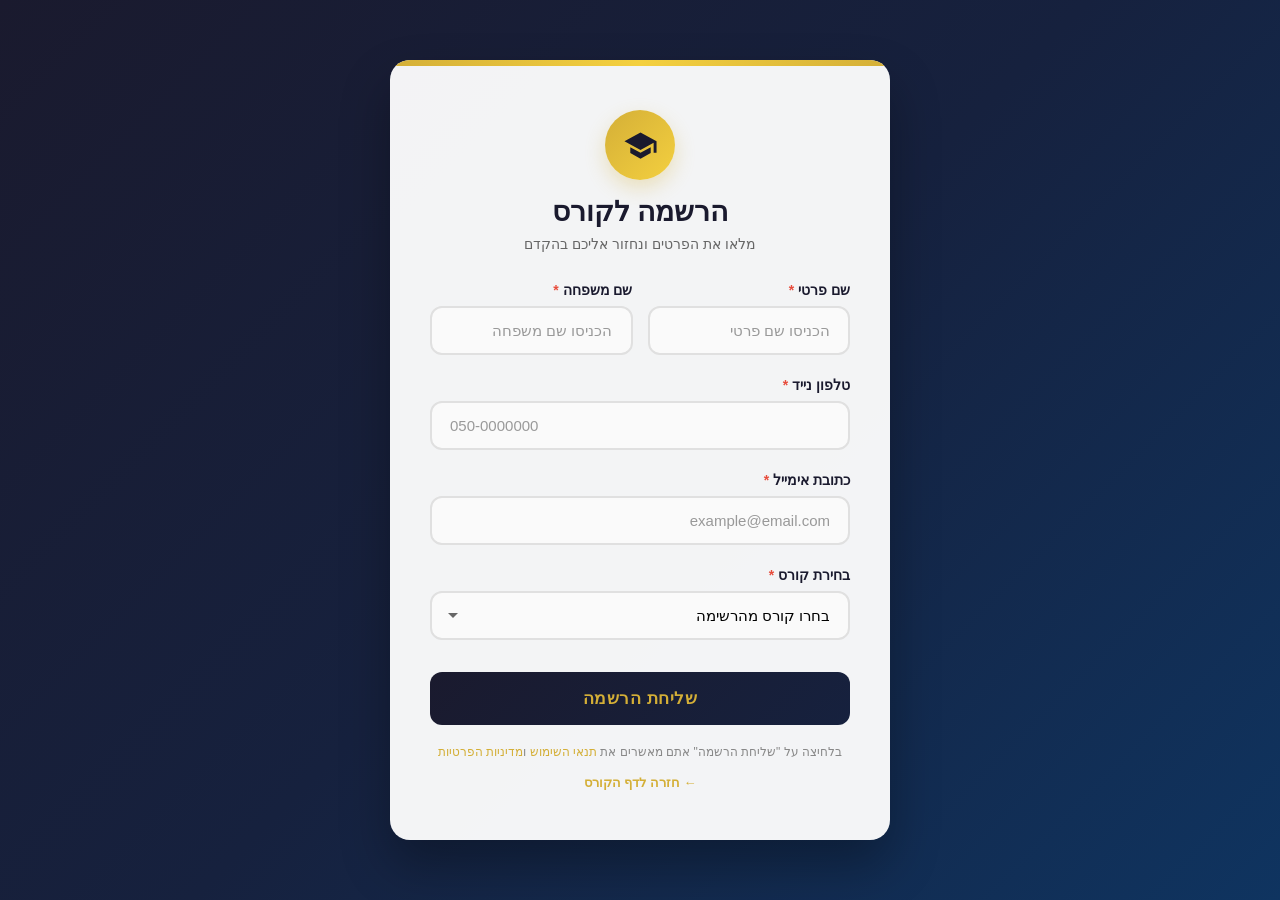
<file: register.html>
<!DOCTYPE html>
<html lang="he" dir="rtl">
<head>
    <meta charset="UTF-8">
    <meta name="viewport" content="width=device-width, initial-scale=1.0">
    <title>הרשמה לקורס — מאיה סימון</title>
    <style>
        * {
            margin: 0;
            padding: 0;
            box-sizing: border-box;
        }

        body {
            font-family: 'Segoe UI', Tahoma, Geneva, Verdana, sans-serif;
            background: linear-gradient(135deg, #1a1a2e 0%, #16213e 50%, #0f3460 100%);
            min-height: 100vh;
            display: flex;
            justify-content: center;
            align-items: center;
            padding: 20px;
        }

        .form-container {
            background: rgba(255, 255, 255, 0.95);
            border-radius: 20px;
            box-shadow: 0 25px 50px rgba(0, 0, 0, 0.3);
            padding: 50px 40px;
            max-width: 500px;
            width: 100%;
            position: relative;
            overflow: hidden;
        }

        .form-container::before {
            content: '';
            position: absolute;
            top: 0;
            right: 0;
            width: 100%;
            height: 6px;
            background: linear-gradient(90deg, #d4af37, #f4d03f, #d4af37);
        }

        .logo-section {
            text-align: center;
            margin-bottom: 30px;
        }

        .logo-icon {
            width: 70px;
            height: 70px;
            background: linear-gradient(135deg, #d4af37, #f4d03f);
            border-radius: 50%;
            display: flex;
            align-items: center;
            justify-content: center;
            margin: 0 auto 15px;
            box-shadow: 0 8px 20px rgba(212, 175, 55, 0.3);
        }

        .logo-icon svg {
            width: 35px;
            height: 35px;
            fill: #1a1a2e;
        }

        h1 {
            color: #1a1a2e;
            font-size: 28px;
            font-weight: 700;
            margin-bottom: 8px;
        }

        .subtitle {
            color: #666;
            font-size: 14px;
        }

        .form-group {
            margin-bottom: 22px;
        }

        label {
            display: block;
            color: #1a1a2e;
            font-weight: 600;
            margin-bottom: 8px;
            font-size: 14px;
        }

        .required::after {
            content: ' *';
            color: #e74c3c;
        }

        input, select {
            width: 100%;
            padding: 14px 18px;
            border: 2px solid #e0e0e0;
            border-radius: 12px;
            font-size: 15px;
            font-family: inherit;
            transition: all 0.3s ease;
            background: #fafafa;
        }

        input:focus, select:focus {
            outline: none;
            border-color: #d4af37;
            background: #fff;
            box-shadow: 0 0 0 4px rgba(212, 175, 55, 0.15);
        }

        input::placeholder {
            color: #999;
        }

        select {
            cursor: pointer;
            appearance: none;
            background-image: url("data:image/svg+xml,%3Csvg xmlns='http://www.w3.org/2000/svg' width='12' height='12' viewBox='0 0 12 12'%3E%3Cpath fill='%23666' d='M6 8L1 3h10z'/%3E%3C/svg%3E");
            background-repeat: no-repeat;
            background-position: left 15px center;
            padding-left: 40px;
        }

        .name-row {
            display: grid;
            grid-template-columns: 1fr 1fr;
            gap: 15px;
        }

        .submit-btn {
            width: 100%;
            padding: 16px;
            background: linear-gradient(135deg, #1a1a2e, #16213e);
            color: #d4af37;
            border: none;
            border-radius: 12px;
            font-size: 17px;
            font-weight: 700;
            cursor: pointer;
            transition: all 0.3s ease;
            margin-top: 10px;
            font-family: inherit;
            letter-spacing: 0.5px;
        }

        .submit-btn:hover {
            transform: translateY(-2px);
            box-shadow: 0 10px 30px rgba(26, 26, 46, 0.4);
        }

        .submit-btn:active {
            transform: translateY(0);
        }

        .back-link {
            display: block;
            text-align: center;
            margin-top: 16px;
            font-size: 13px;
            color: #666;
        }

        .back-link a {
            color: #d4af37;
            text-decoration: none;
            font-weight: 600;
        }

        .back-link a:hover {
            text-decoration: underline;
        }

        .privacy-note {
            text-align: center;
            margin-top: 20px;
            font-size: 12px;
            color: #888;
        }

        .privacy-note a {
            color: #d4af37;
            text-decoration: none;
        }

        .success-message {
            display: none;
            text-align: center;
            padding: 30px;
        }

        .success-message.show {
            display: block;
        }

        .success-icon {
            width: 80px;
            height: 80px;
            background: linear-gradient(135deg, #27ae60, #2ecc71);
            border-radius: 50%;
            display: flex;
            align-items: center;
            justify-content: center;
            margin: 0 auto 20px;
        }

        .success-icon svg {
            width: 40px;
            height: 40px;
            fill: white;
        }

        .success-message h2 {
            color: #1a1a2e;
            margin-bottom: 10px;
        }

        .success-message p {
            color: #666;
        }

        .form-content.hide {
            display: none;
        }

        @media (max-width: 480px) {
            .form-container {
                padding: 35px 25px;
            }

            .name-row {
                grid-template-columns: 1fr;
            }

            h1 {
                font-size: 24px;
            }
        }
    </style>
</head>
<body>
    <div class="form-container">
        <div class="logo-section">
            <div class="logo-icon">
                <svg viewBox="0 0 24 24" xmlns="http://www.w3.org/2000/svg">
                    <path d="M12 3L1 9l11 6 9-4.91V17h2V9L12 3zM5 13.18v4L12 21l7-3.82v-4L12 17l-7-3.82z"/>
                </svg>
            </div>
            <h1>הרשמה לקורס</h1>
            <p class="subtitle">מלאו את הפרטים ונחזור אליכם בהקדם</p>
        </div>

        <form class="form-content" id="registrationForm">
            <div class="name-row">
                <div class="form-group">
                    <label for="firstName" class="required">שם פרטי</label>
                    <input type="text" id="firstName" name="firstName" placeholder="הכניסו שם פרטי" required>
                </div>
                <div class="form-group">
                    <label for="lastName" class="required">שם משפחה</label>
                    <input type="text" id="lastName" name="lastName" placeholder="הכניסו שם משפחה" required>
                </div>
            </div>

            <div class="form-group">
                <label for="phone" class="required">טלפון נייד</label>
                <input type="tel" id="phone" name="phone" placeholder="050-0000000" pattern="[0-9]{2,3}-?[0-9]{7}" required>
            </div>

            <div class="form-group">
                <label for="email" class="required">כתובת אימייל</label>
                <input type="email" id="email" name="email" placeholder="example@email.com" required>
            </div>

            <div class="form-group">
                <label for="course" class="required">בחירת קורס</label>
                <select id="course" name="course" required>
                    <option value="" disabled selected>בחרו קורס מהרשימה</option>
                    <option value="digital-toolbox">ארגז הכלים הדיגיטלי — מהשטח לאונליין</option>
                    <option value="public-speaking">דיבור מול קהל</option>
                    <option value="presentation-skills">מיומנויות מצגת</option>
                    <option value="leadership">מנהיגות והובלה</option>
                    <option value="communication">תקשורת אפקטיבית</option>
                    <option value="sales">מכירות ושכנוע</option>
                    <option value="marketing">שיווק דיגיטלי</option>
                    <option value="personal-branding">מיתוג אישי</option>
                    <option value="negotiation">משא ומתן</option>
                </select>
            </div>

            <button type="submit" class="submit-btn">שליחת הרשמה</button>

            <p class="privacy-note">
                בלחיצה על "שליחת הרשמה" אתם מאשרים את <a href="#">תנאי השימוש</a> ו<a href="#">מדיניות הפרטיות</a>
            </p>
        </form>

        <div class="success-message" id="successMessage">
            <div class="success-icon">
                <svg viewBox="0 0 24 24" xmlns="http://www.w3.org/2000/svg">
                    <path d="M9 16.17L4.83 12l-1.42 1.41L9 19 21 7l-1.41-1.41L9 16.17z"/>
                </svg>
            </div>
            <h2>תודה על ההרשמה!</h2>
            <p>קיבלנו את הפרטים שלכם ונחזור אליכם בהקדם.</p>
        </div>

        <p class="back-link"><a href="index.html">← חזרה לדף הקורס</a></p>
    </div>

    <script>
        document.getElementById('registrationForm').addEventListener('submit', function(e) {
            e.preventDefault();

            const formData = {
                firstName: document.getElementById('firstName').value,
                lastName: document.getElementById('lastName').value,
                phone: document.getElementById('phone').value,
                email: document.getElementById('email').value,
                course: document.getElementById('course').value
            };

            console.log('Form Data:', formData);

            document.querySelector('.form-content').classList.add('hide');
            document.getElementById('successMessage').classList.add('show');
        });

        // Phone number formatting
        document.getElementById('phone').addEventListener('input', function(e) {
            let value = e.target.value.replace(/\D/g, '');
            if (value.length > 3) {
                value = value.slice(0, 3) + '-' + value.slice(3, 10);
            }
            e.target.value = value;
        });

        // Pre-select course from URL query param (e.g. ?course=digital-toolbox)
        (function () {
            const params = new URLSearchParams(window.location.search);
            const course = params.get('course');
            if (course) {
                const select = document.getElementById('course');
                const option = select.querySelector(`option[value="${CSS.escape(course)}"]`);
                if (option) select.value = course;
            }
        })();
    </script>
</body>
</html>
</file>
